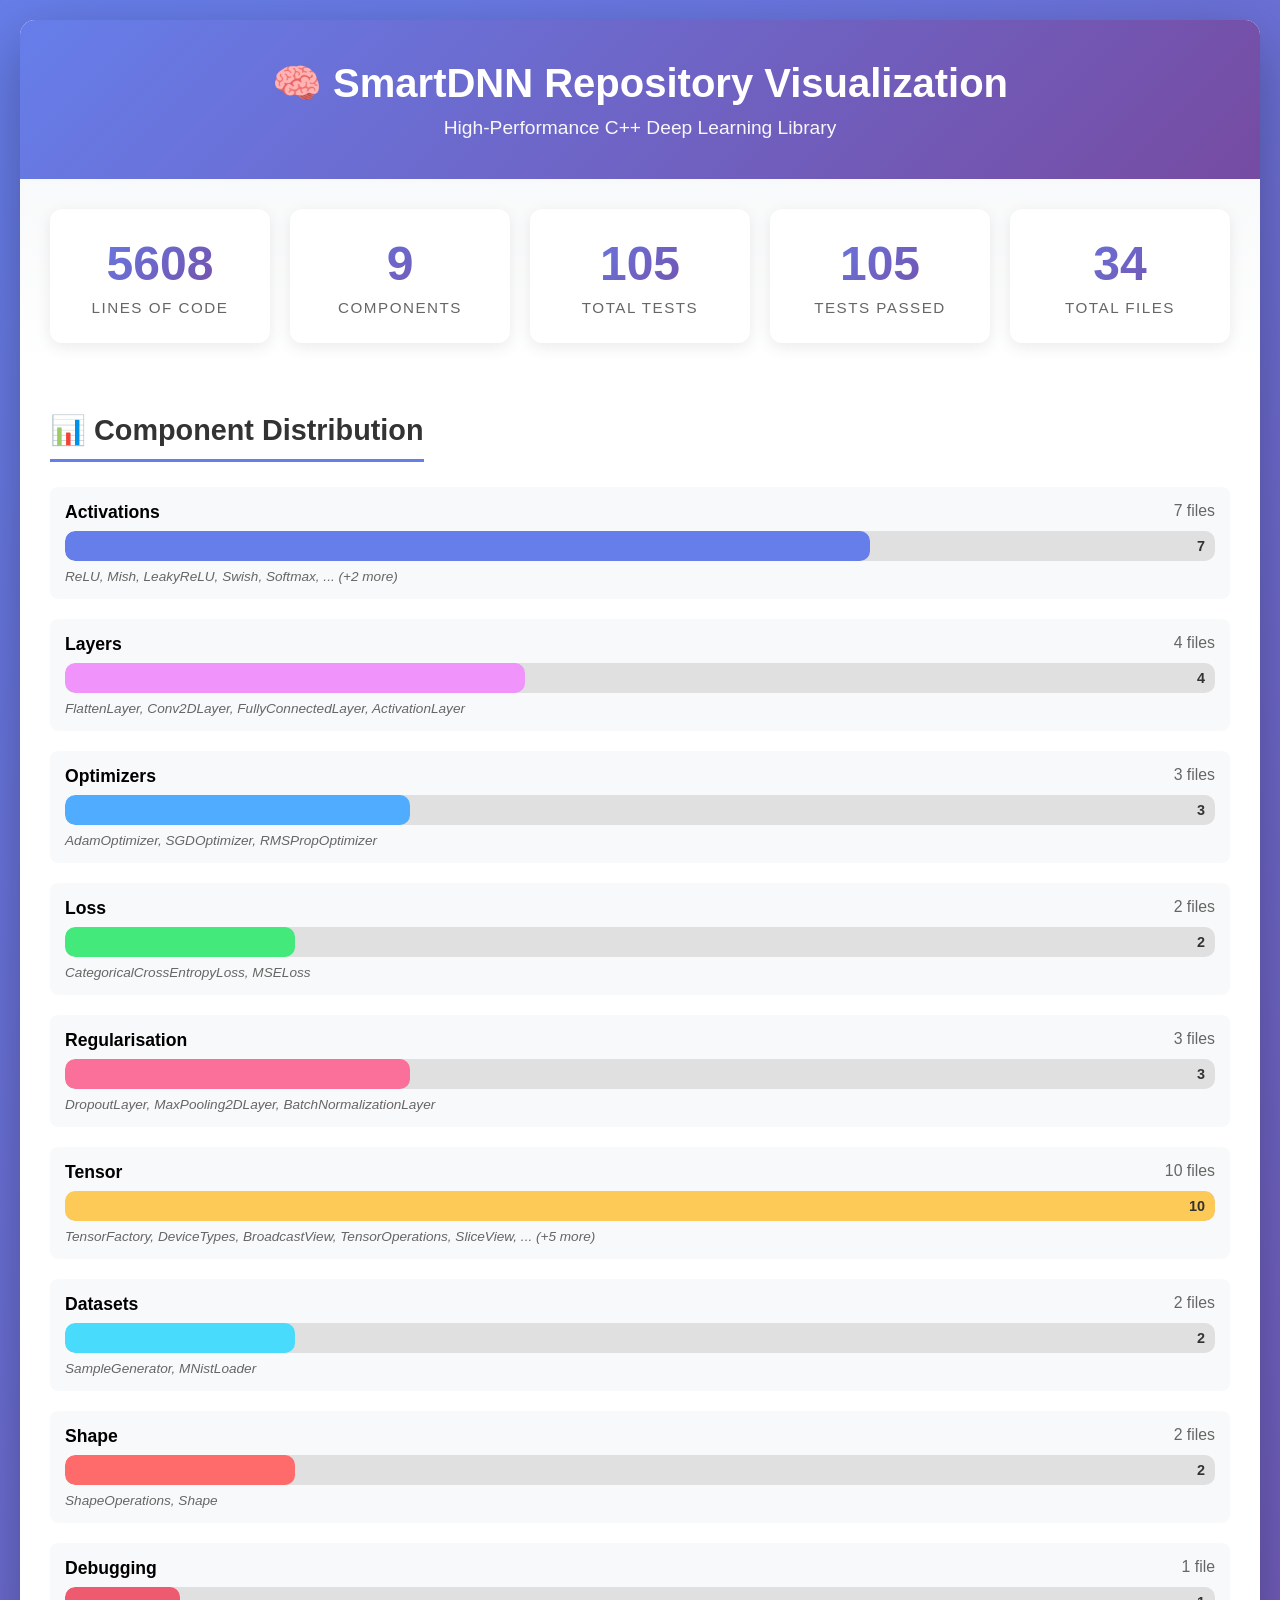
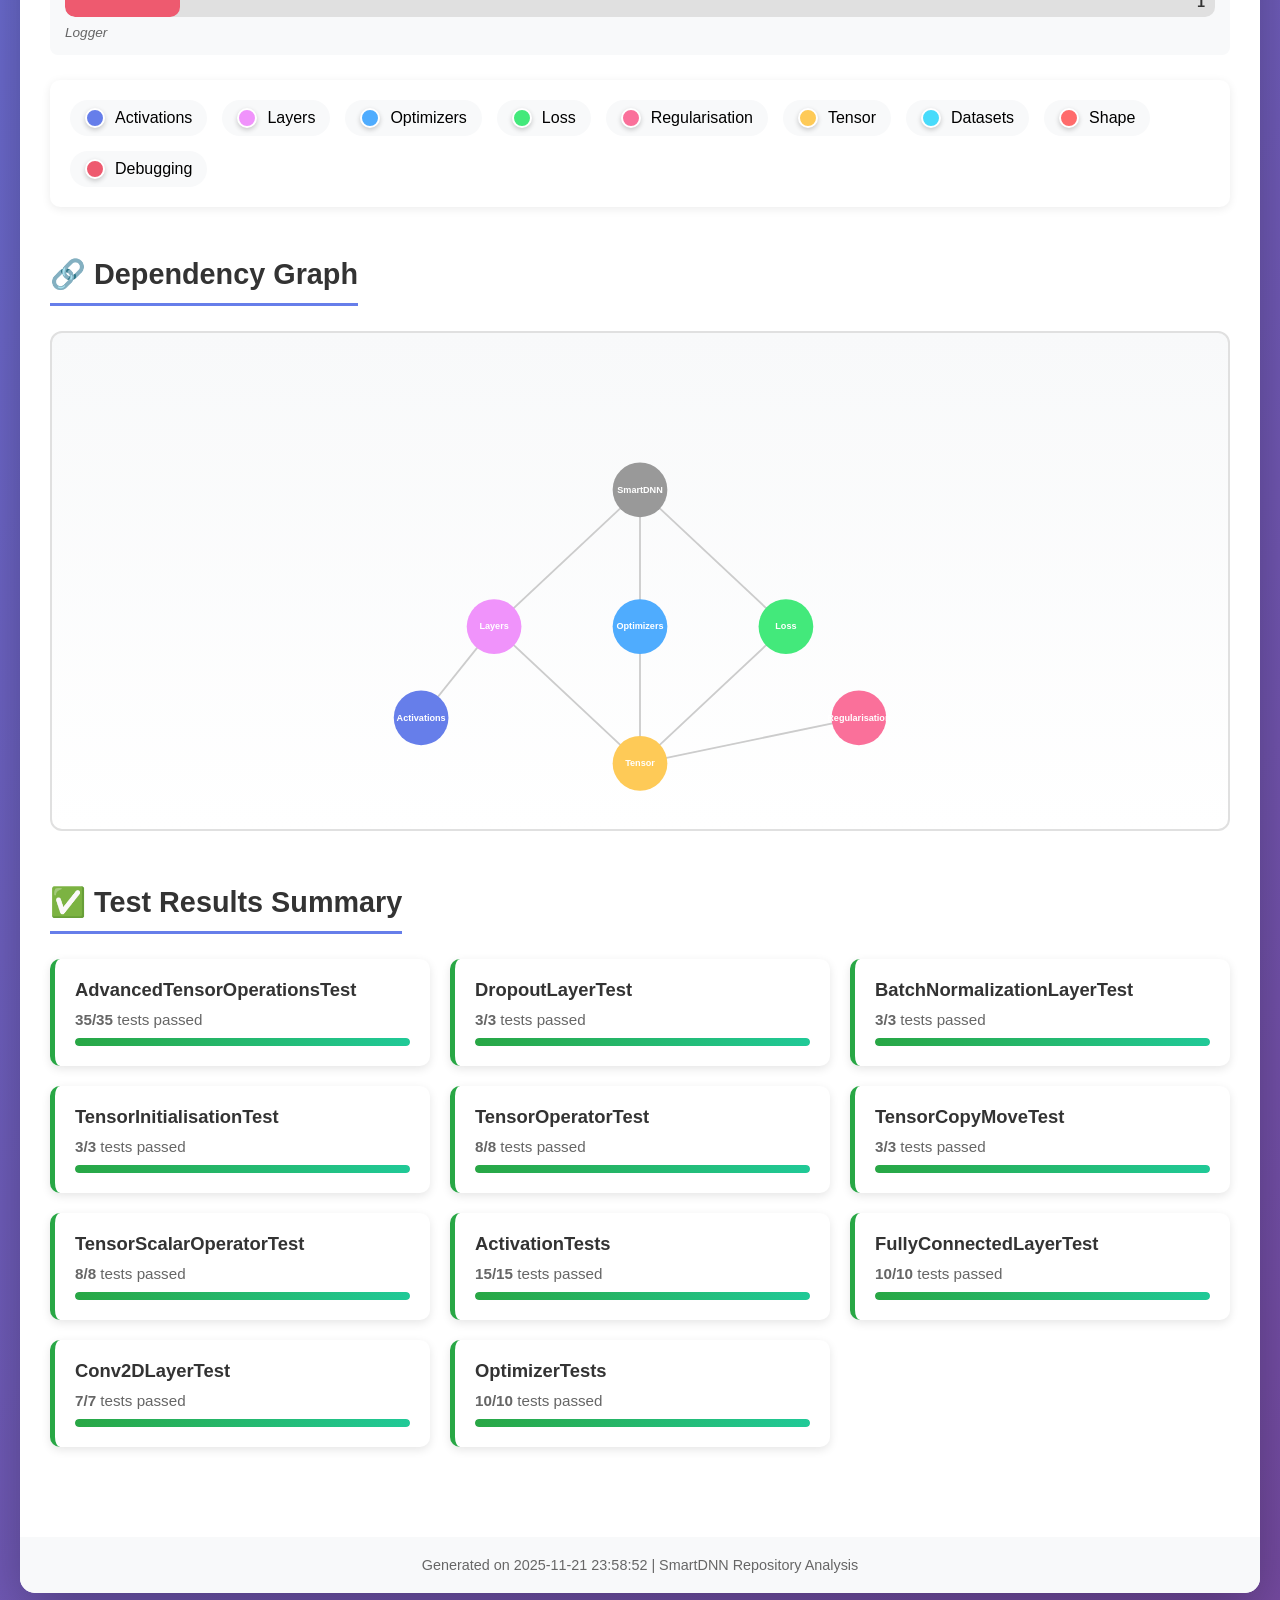
<file: repository_graph.html>
<!DOCTYPE html>
<html lang="en">
<head>
    <meta charset="UTF-8">
    <meta name="viewport" content="width=device-width, initial-scale=1.0">
    <title>SmartDNN Repository Visualization</title>
    <style>
        * {
            margin: 0;
            padding: 0;
            box-sizing: border-box;
        }
        
        body {
            font-family: -apple-system, BlinkMacSystemFont, 'Segoe UI', Roboto, 'Helvetica Neue', Arial, sans-serif;
            background: linear-gradient(135deg, #667eea 0%, #764ba2 100%);
            min-height: 100vh;
            padding: 20px;
        }
        
        .container {
            max-width: 1400px;
            margin: 0 auto;
            background: white;
            border-radius: 15px;
            box-shadow: 0 20px 60px rgba(0,0,0,0.3);
            overflow: hidden;
        }
        
        header {
            background: linear-gradient(135deg, #667eea 0%, #764ba2 100%);
            color: white;
            padding: 40px 30px;
            text-align: center;
        }
        
        header h1 {
            font-size: 2.5em;
            margin-bottom: 10px;
            animation: fadeIn 0.8s ease-in;
        }
        
        header p {
            font-size: 1.2em;
            opacity: 0.95;
            animation: fadeIn 1.2s ease-in;
        }
        
        @keyframes fadeIn {
            from { opacity: 0; transform: translateY(-20px); }
            to { opacity: 1; transform: translateY(0); }
        }
        
        .stats {
            display: grid;
            grid-template-columns: repeat(auto-fit, minmax(200px, 1fr));
            gap: 20px;
            padding: 30px;
            background: linear-gradient(to bottom, #f8f9fa, #ffffff);
        }
        
        .stat-card {
            background: white;
            padding: 25px;
            border-radius: 12px;
            box-shadow: 0 4px 15px rgba(0,0,0,0.08);
            text-align: center;
            transition: all 0.3s ease;
            border: 2px solid transparent;
        }
        
        .stat-card:hover {
            transform: translateY(-5px);
            box-shadow: 0 8px 25px rgba(102, 126, 234, 0.3);
            border-color: #667eea;
        }
        
        .stat-value {
            font-size: 3em;
            font-weight: bold;
            background: linear-gradient(135deg, #667eea, #764ba2);
            -webkit-background-clip: text;
            -webkit-text-fill-color: transparent;
            background-clip: text;
            margin-bottom: 8px;
        }
        
        .stat-label {
            font-size: 0.95em;
            color: #666;
            text-transform: uppercase;
            letter-spacing: 1.5px;
            font-weight: 500;
        }
        
        .content {
            padding: 40px 30px;
        }
        
        .section {
            margin-bottom: 50px;
        }
        
        .section h2 {
            font-size: 1.8em;
            margin-bottom: 25px;
            color: #333;
            border-bottom: 3px solid #667eea;
            padding-bottom: 12px;
            display: inline-block;
        }
        
        .component-bar-container {
            margin-bottom: 20px;
            padding: 15px;
            background: #f8f9fa;
            border-radius: 8px;
            transition: all 0.3s ease;
        }
        
        .component-bar-container:hover {
            background: #e9ecef;
            transform: translateX(5px);
        }
        
        .component-label {
            display: flex;
            justify-content: space-between;
            margin-bottom: 8px;
            font-size: 1.1em;
        }
        
        .file-count {
            color: #666;
            font-size: 0.9em;
            font-weight: normal;
        }
        
        .bar-wrapper {
            position: relative;
            background: #e0e0e0;
            border-radius: 10px;
            height: 30px;
            overflow: hidden;
        }
        
        .bar {
            height: 100%;
            border-radius: 10px;
            transition: width 0.5s ease;
            display: flex;
            align-items: center;
            justify-content: flex-end;
            padding-right: 10px;
            position: relative;
            animation: barGrow 1s ease-out;
        }
        
        @keyframes barGrow {
            from { width: 0 !important; }
        }
        
        .bar-value {
            position: absolute;
            right: 10px;
            top: 50%;
            transform: translateY(-50%);
            font-weight: bold;
            color: #333;
            font-size: 0.9em;
        }
        
        .file-list {
            margin-top: 8px;
            font-size: 0.85em;
            color: #666;
            font-style: italic;
        }
        
        #dependency-graph {
            width: 100%;
            height: 500px;
            background: linear-gradient(to bottom, #f8f9fa, #ffffff);
            border-radius: 12px;
            border: 2px solid #e0e0e0;
            padding: 20px;
        }
        
        .dep-node {
            cursor: pointer;
            transition: all 0.3s ease;
        }
        
        .dep-node:hover circle {
            r: 35;
            filter: brightness(1.2);
        }
        
        .test-results {
            display: grid;
            grid-template-columns: repeat(auto-fill, minmax(300px, 1fr));
            gap: 20px;
        }
        
        .test-suite {
            background: white;
            padding: 20px;
            border-radius: 10px;
            border-left: 5px solid #28a745;
            box-shadow: 0 3px 10px rgba(0,0,0,0.1);
            transition: all 0.3s ease;
        }
        
        .test-suite:hover {
            transform: translateY(-3px);
            box-shadow: 0 6px 20px rgba(0,0,0,0.15);
        }
        
        .test-suite.failed {
            border-left-color: #dc3545;
        }
        
        .test-suite h3 {
            font-size: 1.15em;
            margin-bottom: 10px;
            color: #333;
        }
        
        .test-count {
            color: #666;
            font-size: 0.95em;
            margin-bottom: 10px;
        }
        
        .progress-bar {
            height: 8px;
            background: #e0e0e0;
            border-radius: 4px;
            overflow: hidden;
        }
        
        .progress {
            height: 100%;
            background: linear-gradient(90deg, #28a745, #20c997);
            border-radius: 4px;
            transition: width 0.5s ease;
            animation: progressGrow 1s ease-out;
        }
        
        @keyframes progressGrow {
            from { width: 0 !important; }
        }
        
        .legend {
            background: white;
            padding: 20px;
            border-radius: 10px;
            box-shadow: 0 2px 10px rgba(0,0,0,0.08);
            margin-top: 25px;
            display: flex;
            flex-wrap: wrap;
            gap: 15px;
        }
        
        .legend-item {
            display: flex;
            align-items: center;
            padding: 8px 15px;
            background: #f8f9fa;
            border-radius: 20px;
            transition: all 0.3s ease;
        }
        
        .legend-item:hover {
            background: #e9ecef;
            transform: scale(1.05);
        }
        
        .legend-color {
            width: 20px;
            height: 20px;
            border-radius: 50%;
            margin-right: 10px;
            border: 2px solid white;
            box-shadow: 0 2px 5px rgba(0,0,0,0.2);
        }
        
        footer {
            background: #f8f9fa;
            padding: 20px;
            text-align: center;
            color: #666;
            font-size: 0.9em;
        }
        
        @media (max-width: 768px) {
            header h1 {
                font-size: 1.8em;
            }
            
            .stats {
                grid-template-columns: repeat(auto-fit, minmax(150px, 1fr));
                gap: 15px;
                padding: 20px;
            }
            
            .stat-value {
                font-size: 2.2em;
            }
            
            #dependency-graph {
                height: 400px;
            }
            
            .content {
                padding: 30px 20px;
            }
        }
    </style>
</head>
<body>
    <div class="container">
        <header>
            <h1>🧠 SmartDNN Repository Visualization</h1>
            <p>High-Performance C++ Deep Learning Library</p>
        </header>
        
        <div class="stats">
            <div class="stat-card">
                <div class="stat-value">5608</div>
                <div class="stat-label">Lines of Code</div>
            </div>
            <div class="stat-card">
                <div class="stat-value">9</div>
                <div class="stat-label">Components</div>
            </div>
            <div class="stat-card">
                <div class="stat-value">105</div>
                <div class="stat-label">Total Tests</div>
            </div>
            <div class="stat-card">
                <div class="stat-value">105</div>
                <div class="stat-label">Tests Passed</div>
            </div>
            <div class="stat-card">
                <div class="stat-value">34</div>
                <div class="stat-label">Total Files</div>
            </div>
        </div>
        
        <div class="content">
            <div class="section">
                <h2>📊 Component Distribution</h2>
                
        <div class="component-bar-container">
            <div class="component-label">
                <strong>Activations</strong>
                <span class="file-count">7 files</span>
            </div>
            <div class="bar-wrapper">
                <div class="bar" style="width: 70.0%; background: #667eea;"></div>
                <span class="bar-value">7</span>
            </div>
            <div class="file-list">ReLU, Mish, LeakyReLU, Swish, Softmax, ... (+2 more)</div>
        </div>
        
        <div class="component-bar-container">
            <div class="component-label">
                <strong>Layers</strong>
                <span class="file-count">4 files</span>
            </div>
            <div class="bar-wrapper">
                <div class="bar" style="width: 40.0%; background: #f093fb;"></div>
                <span class="bar-value">4</span>
            </div>
            <div class="file-list">FlattenLayer, Conv2DLayer, FullyConnectedLayer, ActivationLayer</div>
        </div>
        
        <div class="component-bar-container">
            <div class="component-label">
                <strong>Optimizers</strong>
                <span class="file-count">3 files</span>
            </div>
            <div class="bar-wrapper">
                <div class="bar" style="width: 30.0%; background: #4facfe;"></div>
                <span class="bar-value">3</span>
            </div>
            <div class="file-list">AdamOptimizer, SGDOptimizer, RMSPropOptimizer</div>
        </div>
        
        <div class="component-bar-container">
            <div class="component-label">
                <strong>Loss</strong>
                <span class="file-count">2 files</span>
            </div>
            <div class="bar-wrapper">
                <div class="bar" style="width: 20.0%; background: #43e97b;"></div>
                <span class="bar-value">2</span>
            </div>
            <div class="file-list">CategoricalCrossEntropyLoss, MSELoss</div>
        </div>
        
        <div class="component-bar-container">
            <div class="component-label">
                <strong>Regularisation</strong>
                <span class="file-count">3 files</span>
            </div>
            <div class="bar-wrapper">
                <div class="bar" style="width: 30.0%; background: #fa709a;"></div>
                <span class="bar-value">3</span>
            </div>
            <div class="file-list">DropoutLayer, MaxPooling2DLayer, BatchNormalizationLayer</div>
        </div>
        
        <div class="component-bar-container">
            <div class="component-label">
                <strong>Tensor</strong>
                <span class="file-count">10 files</span>
            </div>
            <div class="bar-wrapper">
                <div class="bar" style="width: 100.0%; background: #feca57;"></div>
                <span class="bar-value">10</span>
            </div>
            <div class="file-list">TensorFactory, DeviceTypes, BroadcastView, TensorOperations, SliceView, ... (+5 more)</div>
        </div>
        
        <div class="component-bar-container">
            <div class="component-label">
                <strong>Datasets</strong>
                <span class="file-count">2 files</span>
            </div>
            <div class="bar-wrapper">
                <div class="bar" style="width: 20.0%; background: #48dbfb;"></div>
                <span class="bar-value">2</span>
            </div>
            <div class="file-list">SampleGenerator, MNistLoader</div>
        </div>
        
        <div class="component-bar-container">
            <div class="component-label">
                <strong>Shape</strong>
                <span class="file-count">2 files</span>
            </div>
            <div class="bar-wrapper">
                <div class="bar" style="width: 20.0%; background: #ff6b6b;"></div>
                <span class="bar-value">2</span>
            </div>
            <div class="file-list">ShapeOperations, Shape</div>
        </div>
        
        <div class="component-bar-container">
            <div class="component-label">
                <strong>Debugging</strong>
                <span class="file-count">1 file</span>
            </div>
            <div class="bar-wrapper">
                <div class="bar" style="width: 10.0%; background: #ee5a6f;"></div>
                <span class="bar-value">1</span>
            </div>
            <div class="file-list">Logger</div>
        </div>
        
                
                <div class="legend">
                    <div class="legend-item"><div class="legend-color" style="background: #667eea;"></div><span>Activations</span></div><div class="legend-item"><div class="legend-color" style="background: #f093fb;"></div><span>Layers</span></div><div class="legend-item"><div class="legend-color" style="background: #4facfe;"></div><span>Optimizers</span></div><div class="legend-item"><div class="legend-color" style="background: #43e97b;"></div><span>Loss</span></div><div class="legend-item"><div class="legend-color" style="background: #fa709a;"></div><span>Regularisation</span></div><div class="legend-item"><div class="legend-color" style="background: #feca57;"></div><span>Tensor</span></div><div class="legend-item"><div class="legend-color" style="background: #48dbfb;"></div><span>Datasets</span></div><div class="legend-item"><div class="legend-color" style="background: #ff6b6b;"></div><span>Shape</span></div><div class="legend-item"><div class="legend-color" style="background: #ee5a6f;"></div><span>Debugging</span></div>
                </div>
            </div>
            
            <div class="section">
                <h2>🔗 Dependency Graph</h2>
                <svg id="dependency-graph" viewBox="0 0 800 500">
                    <line x1="50%" y1="30%" x2="30%" y2="60%" stroke="#ccc" stroke-width="2"/>
<line x1="50%" y1="30%" x2="50%" y2="60%" stroke="#ccc" stroke-width="2"/>
<line x1="50%" y1="30%" x2="70%" y2="60%" stroke="#ccc" stroke-width="2"/>
<line x1="30%" y1="60%" x2="50%" y2="90%" stroke="#ccc" stroke-width="2"/>
<line x1="30%" y1="60%" x2="20%" y2="80%" stroke="#ccc" stroke-width="2"/>
<line x1="50%" y1="60%" x2="50%" y2="90%" stroke="#ccc" stroke-width="2"/>
<line x1="70%" y1="60%" x2="50%" y2="90%" stroke="#ccc" stroke-width="2"/>
<line x1="80%" y1="80%" x2="50%" y2="90%" stroke="#ccc" stroke-width="2"/>

        <g class="dep-node">
            <circle cx="50%" cy="30%" r="30" fill="#999"/>
            <text x="50%" y="30%" text-anchor="middle" dy="0.3em" fill="white" font-size="10" font-weight="bold">SmartDNN</text>
        </g>
        
        <g class="dep-node">
            <circle cx="30%" cy="60%" r="30" fill="#f093fb"/>
            <text x="30%" y="60%" text-anchor="middle" dy="0.3em" fill="white" font-size="10" font-weight="bold">Layers</text>
        </g>
        
        <g class="dep-node">
            <circle cx="50%" cy="60%" r="30" fill="#4facfe"/>
            <text x="50%" y="60%" text-anchor="middle" dy="0.3em" fill="white" font-size="10" font-weight="bold">Optimizers</text>
        </g>
        
        <g class="dep-node">
            <circle cx="70%" cy="60%" r="30" fill="#43e97b"/>
            <text x="70%" y="60%" text-anchor="middle" dy="0.3em" fill="white" font-size="10" font-weight="bold">Loss</text>
        </g>
        
        <g class="dep-node">
            <circle cx="50%" cy="90%" r="30" fill="#feca57"/>
            <text x="50%" y="90%" text-anchor="middle" dy="0.3em" fill="white" font-size="10" font-weight="bold">Tensor</text>
        </g>
        
        <g class="dep-node">
            <circle cx="20%" cy="80%" r="30" fill="#667eea"/>
            <text x="20%" y="80%" text-anchor="middle" dy="0.3em" fill="white" font-size="10" font-weight="bold">Activations</text>
        </g>
        
        <g class="dep-node">
            <circle cx="80%" cy="80%" r="30" fill="#fa709a"/>
            <text x="80%" y="80%" text-anchor="middle" dy="0.3em" fill="white" font-size="10" font-weight="bold">Regularisation</text>
        </g>
        
                </svg>
            </div>
            
            <div class="section">
                <h2>✅ Test Results Summary</h2>
                <div class="test-results">
                    
        <div class="test-suite passed">
            <h3>AdvancedTensorOperationsTest</h3>
            <div class="test-count">
                <strong>35/35</strong> tests passed
            </div>
            <div class="progress-bar">
                <div class="progress" style="width: 100.0%"></div>
            </div>
        </div>
        
        <div class="test-suite passed">
            <h3>DropoutLayerTest</h3>
            <div class="test-count">
                <strong>3/3</strong> tests passed
            </div>
            <div class="progress-bar">
                <div class="progress" style="width: 100.0%"></div>
            </div>
        </div>
        
        <div class="test-suite passed">
            <h3>BatchNormalizationLayerTest</h3>
            <div class="test-count">
                <strong>3/3</strong> tests passed
            </div>
            <div class="progress-bar">
                <div class="progress" style="width: 100.0%"></div>
            </div>
        </div>
        
        <div class="test-suite passed">
            <h3>TensorInitialisationTest</h3>
            <div class="test-count">
                <strong>3/3</strong> tests passed
            </div>
            <div class="progress-bar">
                <div class="progress" style="width: 100.0%"></div>
            </div>
        </div>
        
        <div class="test-suite passed">
            <h3>TensorOperatorTest</h3>
            <div class="test-count">
                <strong>8/8</strong> tests passed
            </div>
            <div class="progress-bar">
                <div class="progress" style="width: 100.0%"></div>
            </div>
        </div>
        
        <div class="test-suite passed">
            <h3>TensorCopyMoveTest</h3>
            <div class="test-count">
                <strong>3/3</strong> tests passed
            </div>
            <div class="progress-bar">
                <div class="progress" style="width: 100.0%"></div>
            </div>
        </div>
        
        <div class="test-suite passed">
            <h3>TensorScalarOperatorTest</h3>
            <div class="test-count">
                <strong>8/8</strong> tests passed
            </div>
            <div class="progress-bar">
                <div class="progress" style="width: 100.0%"></div>
            </div>
        </div>
        
        <div class="test-suite passed">
            <h3>ActivationTests</h3>
            <div class="test-count">
                <strong>15/15</strong> tests passed
            </div>
            <div class="progress-bar">
                <div class="progress" style="width: 100.0%"></div>
            </div>
        </div>
        
        <div class="test-suite passed">
            <h3>FullyConnectedLayerTest</h3>
            <div class="test-count">
                <strong>10/10</strong> tests passed
            </div>
            <div class="progress-bar">
                <div class="progress" style="width: 100.0%"></div>
            </div>
        </div>
        
        <div class="test-suite passed">
            <h3>Conv2DLayerTest</h3>
            <div class="test-count">
                <strong>7/7</strong> tests passed
            </div>
            <div class="progress-bar">
                <div class="progress" style="width: 100.0%"></div>
            </div>
        </div>
        
        <div class="test-suite passed">
            <h3>OptimizerTests</h3>
            <div class="test-count">
                <strong>10/10</strong> tests passed
            </div>
            <div class="progress-bar">
                <div class="progress" style="width: 100.0%"></div>
            </div>
        </div>
        
                </div>
            </div>
        </div>
        
        <footer>
            <p>Generated on 2025-11-21 23:58:52 | SmartDNN Repository Analysis</p>
        </footer>
    </div>
</body>
</html>
</file>
